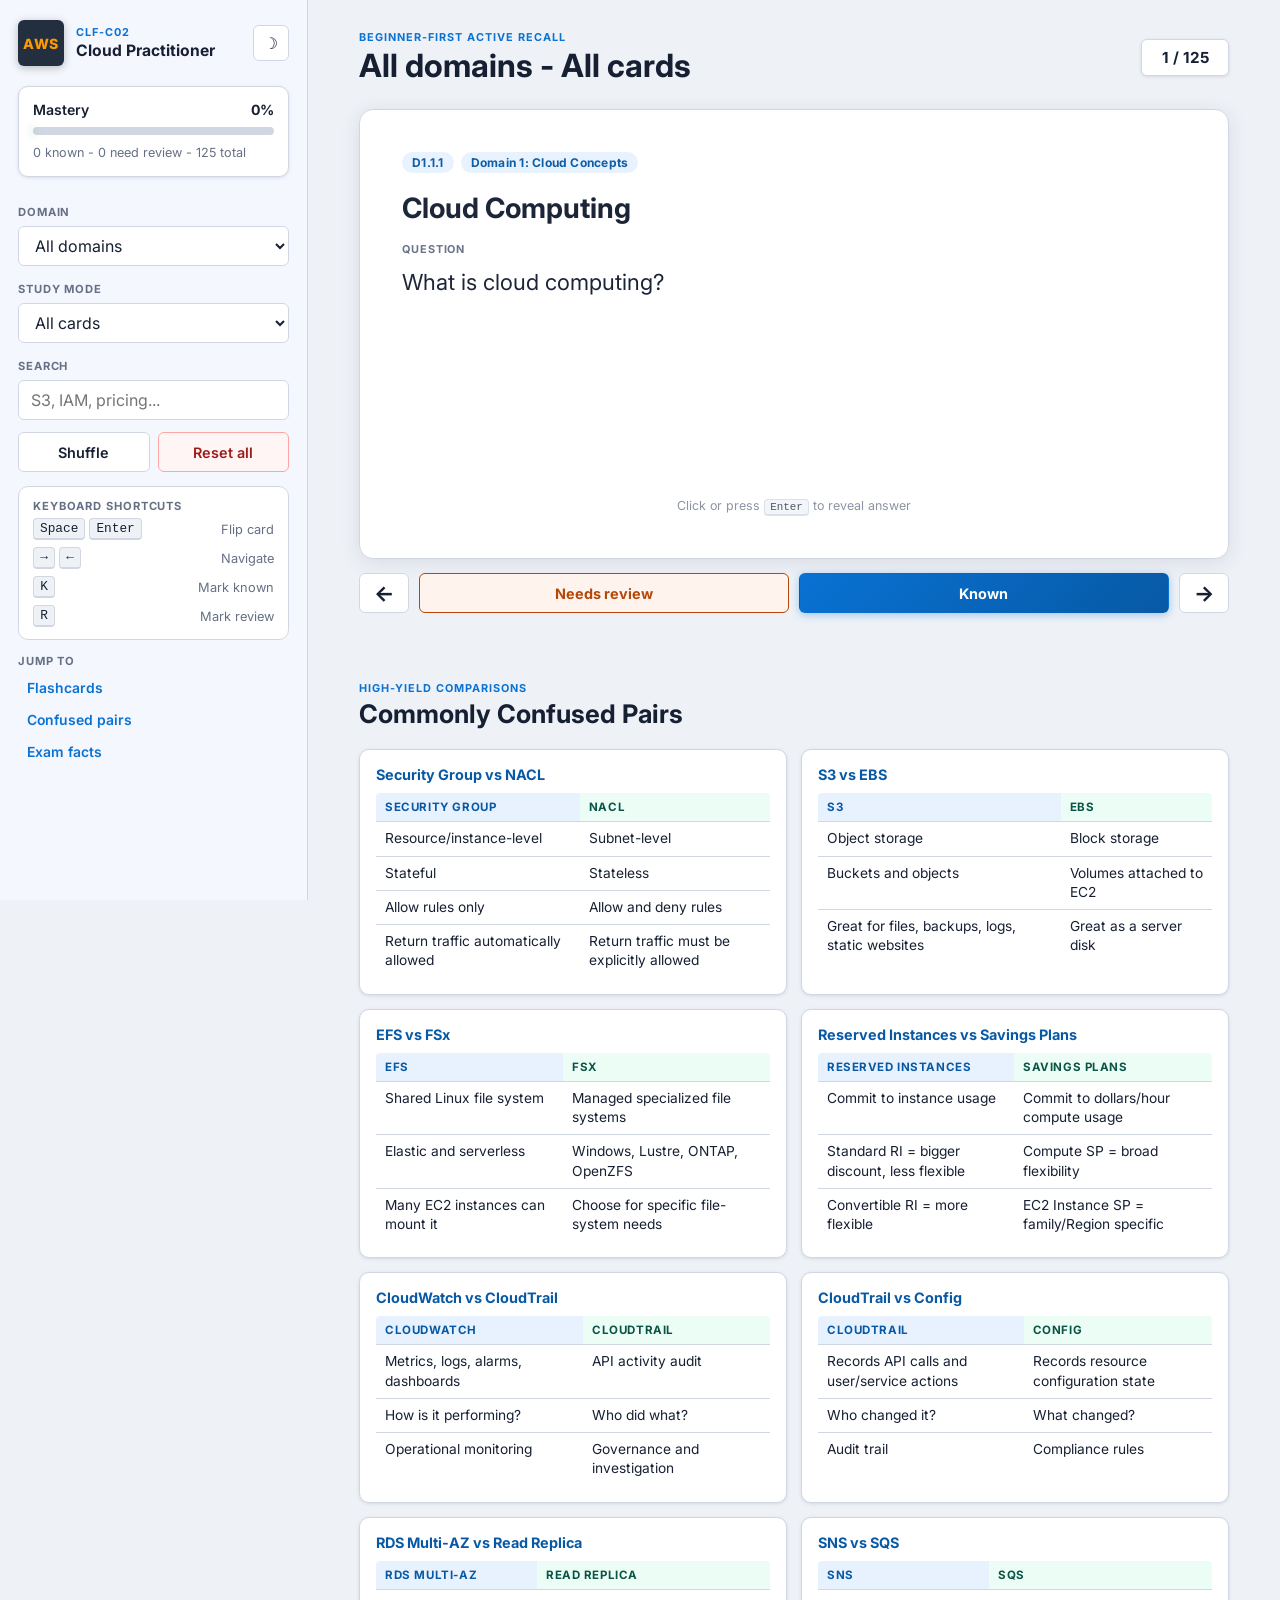
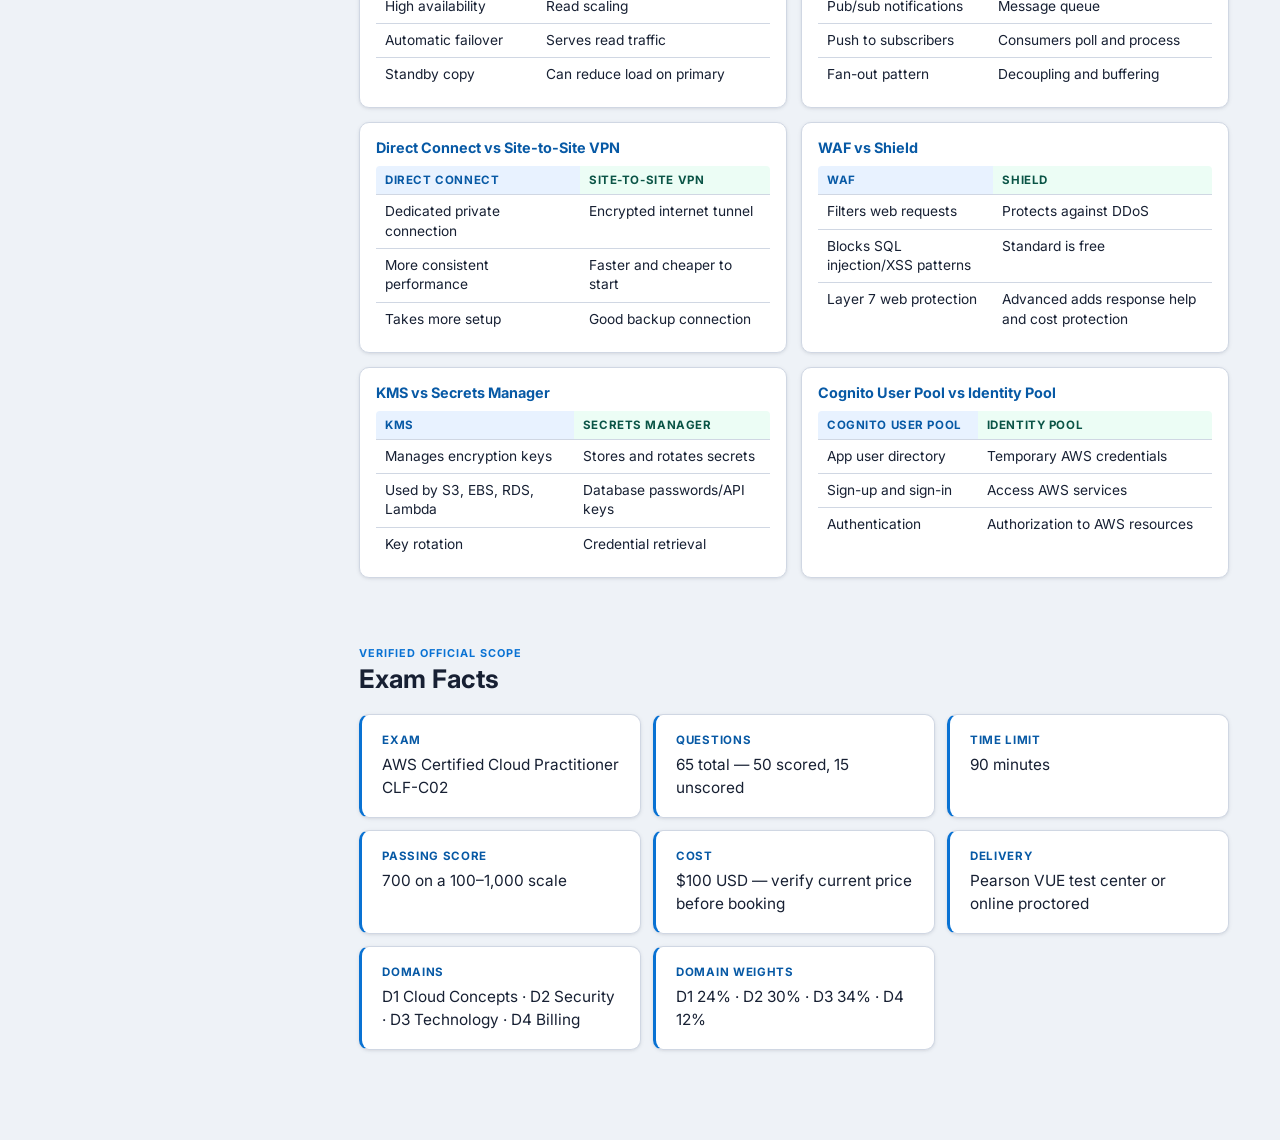
<file: index.html>
<!doctype html>
<html lang="en" data-theme="light">
<head>
  <meta charset="utf-8">
  <meta name="viewport" content="width=device-width, initial-scale=1">
  <title>AWS Cloud Practitioner Flashcards &mdash; CLF-C02</title>
  <meta name="description" content="AWS Certified Cloud Practitioner CLF-C02 flashcard study system with 229 cards across all four exam domains.">
  <meta name="theme-color" content="#0972d3" media="(prefers-color-scheme: light)">
  <meta name="theme-color" content="#0d1117" media="(prefers-color-scheme: dark)">
  <meta name="mobile-web-app-capable" content="yes">
  <meta name="apple-mobile-web-app-capable" content="yes">
  <meta name="apple-mobile-web-app-status-bar-style" content="default">
  <link rel="preconnect" href="https://fonts.googleapis.com">
  <link rel="preconnect" href="https://fonts.gstatic.com" crossorigin>
  <link href="https://fonts.googleapis.com/css2?family=Inter:wght@400;500;600;700;800&display=swap" rel="stylesheet">
  <link rel="stylesheet" href="styles.css">
</head>
<body>

  <button class="sidebar-toggle" id="sidebarToggle" aria-label="Open study controls" aria-expanded="false">&#9776;</button>

  <div class="app-shell">

    <aside class="sidebar" id="sidebar" aria-label="Study controls">
      <div class="sidebar-inner">

        <div class="brand-block">
          <div class="brand-mark">AWS</div>
          <div class="brand-text">
            <p class="eyebrow">CLF-C02</p>
            <h1>Cloud Practitioner</h1>
          </div>
          <button class="theme-toggle" id="themeToggle" aria-label="Toggle dark mode" title="Toggle dark mode">&#9790;</button>
        </div>

        <div class="progress-card">
          <div class="progress-row">
            <span>Mastery</span>
            <strong id="masteryText">0%</strong>
          </div>
          <div class="progress-track" aria-hidden="true">
            <div id="masteryBar" class="progress-fill"></div>
          </div>
          <p id="progressDetail">No cards marked yet.</p>
        </div>

        <label class="field-label" for="domainFilter">Domain</label>
        <select id="domainFilter">
          <option value="all">All domains</option>
        </select>

        <label class="field-label" for="modeFilter">Study mode</label>
        <select id="modeFilter">
          <option value="all">All cards</option>
          <option value="unseen">Unseen</option>
          <option value="review">Needs review</option>
          <option value="known">Known</option>
          <option value="rapid">Rapid revision</option>
        </select>

        <label class="field-label" for="searchBox">Search</label>
        <input id="searchBox" type="search" placeholder="S3, IAM, pricing..." autocomplete="off">

        <div class="button-grid">
          <button id="shuffleBtn" type="button">Shuffle</button>
          <button id="resetBtn" type="button" class="danger-btn">Reset all</button>
        </div>

        <div class="shortcuts-panel">
          <p class="field-label">Keyboard shortcuts</p>
          <div class="shortcut-row">
            <span class="shortcut-keys"><kbd>Space</kbd> <kbd>Enter</kbd></span>
            <span class="shortcut-desc">Flip card</span>
          </div>
          <div class="shortcut-row">
            <span class="shortcut-keys"><kbd>&rarr;</kbd> <kbd>&larr;</kbd></span>
            <span class="shortcut-desc">Navigate</span>
          </div>
          <div class="shortcut-row">
            <span class="shortcut-keys"><kbd>K</kbd></span>
            <span class="shortcut-desc">Mark known</span>
          </div>
          <div class="shortcut-row">
            <span class="shortcut-keys"><kbd>R</kbd></span>
            <span class="shortcut-desc">Mark review</span>
          </div>
        </div>

        <nav class="mini-nav" aria-label="Document sections">
          <p class="field-label">Jump to</p>
          <a href="#cards">Flashcards</a>
          <a href="#confused">Confused pairs</a>
          <a href="#exam">Exam facts</a>
        </nav>

      </div>
    </aside>

    <div class="sidebar-overlay" id="sidebarOverlay"></div>

    <main>

      <section class="topbar">
        <div>
          <p class="eyebrow">Beginner-first active recall</p>
          <h2 id="deckTitle">All flashcards</h2>
        </div>
        <div class="counter" id="cardCounter">0 / 0</div>
      </section>

      <section id="cards" class="study-stage" aria-live="polite">
        <article class="flashcard" id="flashcard" tabindex="0" aria-label="Flashcard. Press Enter to flip.">

          <div class="card-face card-front">
            <div class="card-meta">
              <span id="cardId">D1.1.1</span>
              <span id="cardDomain">Domain</span>
              <span id="cardStatusBadge" class="status-badge hidden"></span>
            </div>
            <h3 id="cardTopic">Topic</h3>
            <p class="question-label">Question</p>
            <p id="cardQuestion" class="question-text"></p>
            <p class="flip-hint">Click or press <kbd>Enter</kbd> to reveal answer</p>
          </div>

          <div class="card-face card-back">
            <div class="card-meta">
              <span id="backCardId">D1.1.1</span>
              <span class="meta-answer-tag">Answer</span>
            </div>
            <h3 id="backTopic">Topic</h3>
            <div id="cardAnswer" class="answer-text"></div>
            <div id="cardExtras" class="extras"></div>
            <p class="flip-hint">Click or press <kbd>Enter</kbd> to return to question</p>
          </div>

        </article>

        <div class="study-actions" aria-label="Card actions">
          <button id="prevBtn" class="icon-button" type="button" aria-label="Previous card">&#8592;</button>
          <button id="reviewBtn" class="secondary" type="button">Needs review</button>
          <button id="knownBtn" class="primary" type="button">Known</button>
          <button id="nextBtn" class="icon-button" type="button" aria-label="Next card">&#8594;</button>
        </div>
      </section>

      <section id="confused" class="content-band">
        <div class="section-heading">
          <p class="eyebrow">High-yield comparisons</p>
          <h2>Commonly Confused Pairs</h2>
        </div>
        <div id="pairGrid" class="pair-grid"></div>
      </section>

      <section id="exam" class="content-band">
        <div class="section-heading">
          <p class="eyebrow">Verified official scope</p>
          <h2>Exam Facts</h2>
        </div>
        <div class="facts-grid">
          <div class="fact-card" style="animation-delay:0.05s">
            <strong>Exam</strong>
            <span>AWS Certified Cloud Practitioner CLF-C02</span>
          </div>
          <div class="fact-card" style="animation-delay:0.10s">
            <strong>Questions</strong>
            <span>65 total &mdash; 50 scored, 15 unscored</span>
          </div>
          <div class="fact-card" style="animation-delay:0.15s">
            <strong>Time limit</strong>
            <span>90 minutes</span>
          </div>
          <div class="fact-card" style="animation-delay:0.20s">
            <strong>Passing score</strong>
            <span>700 on a 100&ndash;1,000 scale</span>
          </div>
          <div class="fact-card" style="animation-delay:0.25s">
            <strong>Cost</strong>
            <span>$100 USD &mdash; verify current price before booking</span>
          </div>
          <div class="fact-card" style="animation-delay:0.30s">
            <strong>Delivery</strong>
            <span>Pearson VUE test center or online proctored</span>
          </div>
          <div class="fact-card" style="animation-delay:0.35s">
            <strong>Domains</strong>
            <span>D1 Cloud Concepts &middot; D2 Security &middot; D3 Technology &middot; D4 Billing</span>
          </div>
          <div class="fact-card" style="animation-delay:0.40s">
            <strong>Domain weights</strong>
            <span>D1 24% &middot; D2 30% &middot; D3 34% &middot; D4 12%</span>
          </div>
        </div>
      </section>

    </main>
  </div>

  <div id="toastContainer" class="toast-container" role="status" aria-live="polite" aria-atomic="true"></div>

  <script src="app.js"></script>
</body>
</html>
</file>
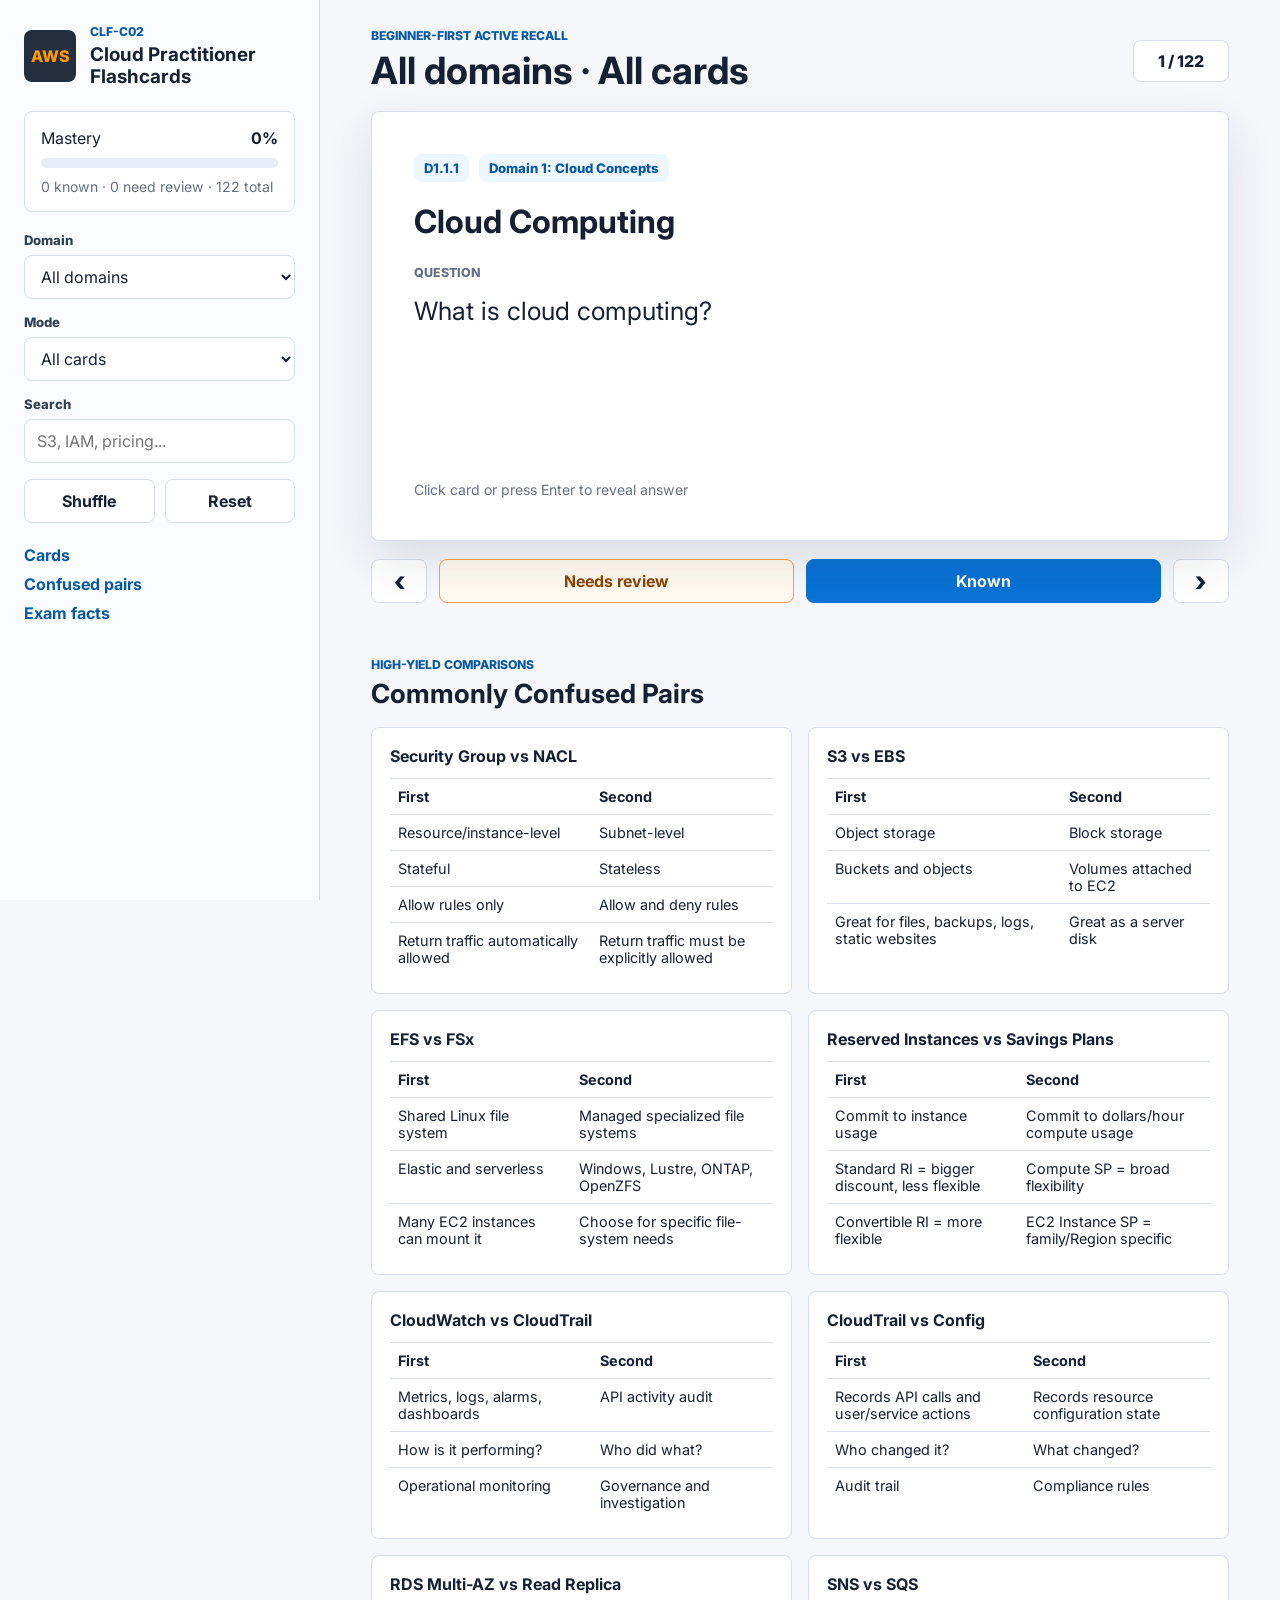
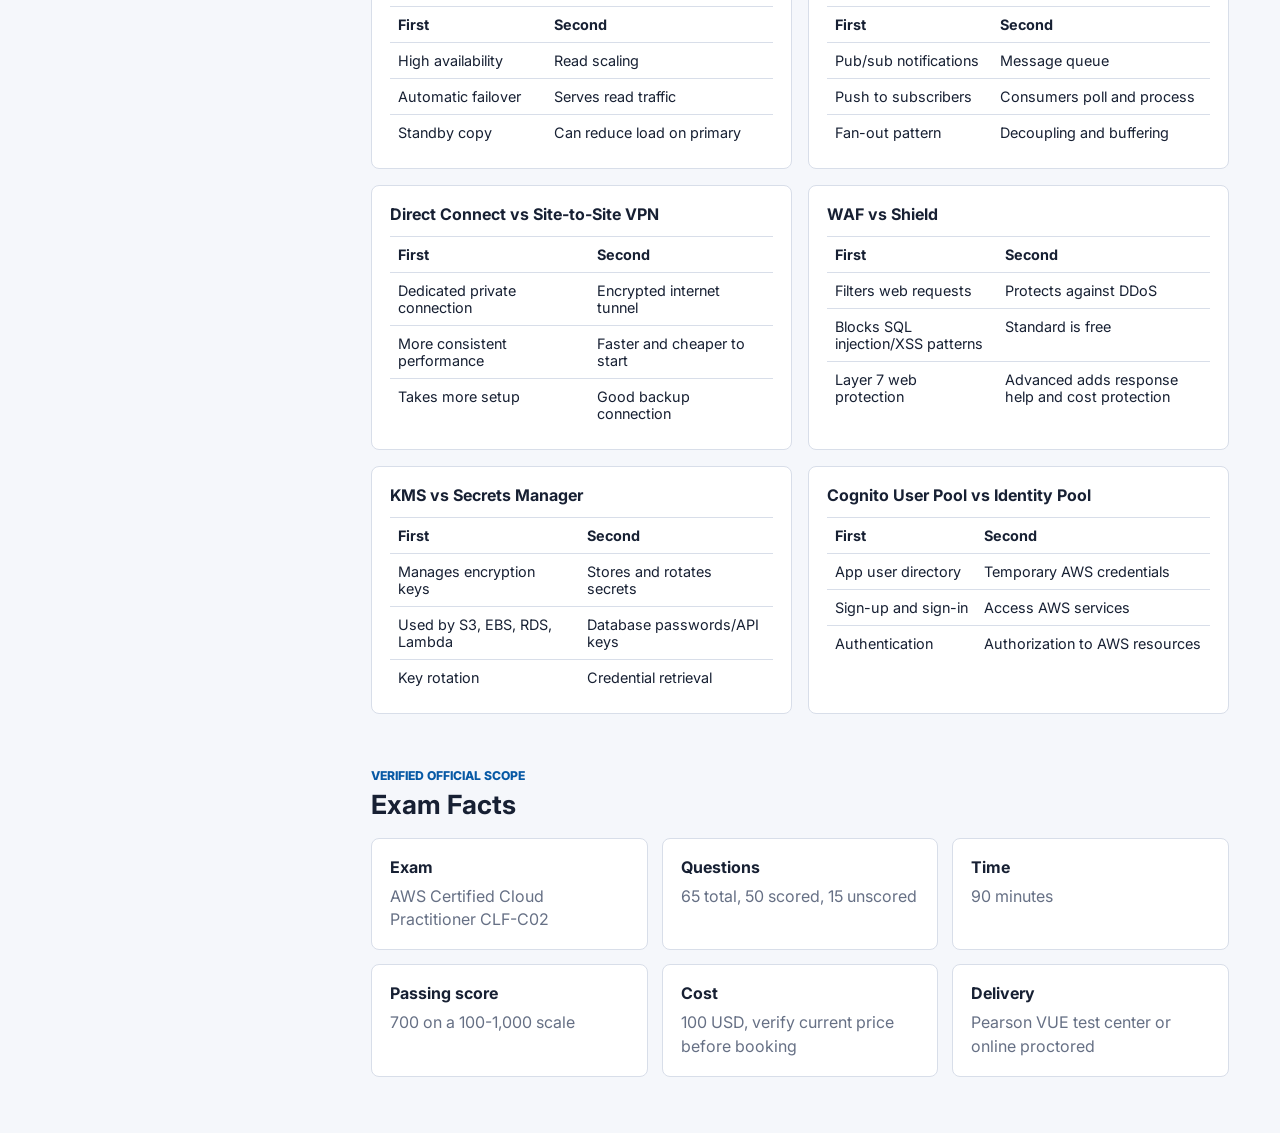
<file: aws-cloud-practitioner-flashcards-site/index.html>
<!doctype html>
<html lang="en">
<head>
  <meta charset="utf-8">
  <meta name="viewport" content="width=device-width, initial-scale=1">
  <title>AWS Cloud Practitioner Flashcards</title>
  <meta name="description" content="AWS Certified Cloud Practitioner CLF-C02 flashcard study system.">
  <link rel="preconnect" href="https://fonts.googleapis.com">
  <link rel="preconnect" href="https://fonts.gstatic.com" crossorigin>
  <link href="https://fonts.googleapis.com/css2?family=Inter:wght@400;500;600;700;800&display=swap" rel="stylesheet">
  <link rel="stylesheet" href="styles.css">
</head>
<body>
  <div class="app-shell">
    <aside class="sidebar" aria-label="Study controls">
      <div class="brand-block">
        <div class="brand-mark">AWS</div>
        <div>
          <p class="eyebrow">CLF-C02</p>
          <h1>Cloud Practitioner Flashcards</h1>
        </div>
      </div>

      <div class="progress-card">
        <div class="progress-row">
          <span>Mastery</span>
          <strong id="masteryText">0%</strong>
        </div>
        <div class="progress-track" aria-hidden="true">
          <div id="masteryBar" class="progress-fill"></div>
        </div>
        <p id="progressDetail">No cards marked yet.</p>
      </div>

      <label class="field-label" for="domainFilter">Domain</label>
      <select id="domainFilter">
        <option value="all">All domains</option>
      </select>

      <label class="field-label" for="modeFilter">Mode</label>
      <select id="modeFilter">
        <option value="all">All cards</option>
        <option value="unseen">Unseen</option>
        <option value="review">Needs review</option>
        <option value="known">Known</option>
        <option value="rapid">Rapid revision</option>
      </select>

      <label class="field-label" for="searchBox">Search</label>
      <input id="searchBox" type="search" placeholder="S3, IAM, pricing..." autocomplete="off">

      <div class="button-grid">
        <button id="shuffleBtn" type="button">Shuffle</button>
        <button id="resetBtn" type="button">Reset</button>
      </div>

      <nav class="mini-nav" aria-label="Document sections">
        <a href="#cards">Cards</a>
        <a href="#confused">Confused pairs</a>
        <a href="#exam">Exam facts</a>
      </nav>
    </aside>

    <main>
      <section class="topbar">
        <div>
          <p class="eyebrow">Beginner-first active recall</p>
          <h2 id="deckTitle">All flashcards</h2>
        </div>
        <div class="counter" id="cardCounter">0 / 0</div>
      </section>

      <section id="cards" class="study-stage" aria-live="polite">
        <article class="flashcard" id="flashcard" tabindex="0" aria-label="Flashcard. Press Enter to flip.">
          <div class="card-face card-front">
            <div class="card-meta">
              <span id="cardId">D1.1.1</span>
              <span id="cardDomain">Domain</span>
            </div>
            <h3 id="cardTopic">Topic</h3>
            <p class="question-label">Question</p>
            <p id="cardQuestion" class="question-text"></p>
            <p class="flip-hint">Click card or press Enter to reveal answer</p>
          </div>
          <div class="card-face card-back">
            <div class="card-meta">
              <span id="backCardId">D1.1.1</span>
              <span>Answer</span>
            </div>
            <h3 id="backTopic">Topic</h3>
            <div id="cardAnswer" class="answer-text"></div>
            <div id="cardExtras" class="extras"></div>
            <p class="flip-hint">Click card or press Enter to return to question</p>
          </div>
        </article>

        <div class="study-actions" aria-label="Card actions">
          <button id="prevBtn" class="icon-button" type="button" aria-label="Previous card">‹</button>
          <button id="reviewBtn" class="secondary" type="button">Needs review</button>
          <button id="knownBtn" class="primary" type="button">Known</button>
          <button id="nextBtn" class="icon-button" type="button" aria-label="Next card">›</button>
        </div>
      </section>

      <section id="confused" class="content-band">
        <div class="section-heading">
          <p class="eyebrow">High-yield comparisons</p>
          <h2>Commonly Confused Pairs</h2>
        </div>
        <div id="pairGrid" class="pair-grid"></div>
      </section>

      <section id="exam" class="content-band">
        <div class="section-heading">
          <p class="eyebrow">Verified official scope</p>
          <h2>Exam Facts</h2>
        </div>
        <div class="facts-grid">
          <div><strong>Exam</strong><span>AWS Certified Cloud Practitioner CLF-C02</span></div>
          <div><strong>Questions</strong><span>65 total, 50 scored, 15 unscored</span></div>
          <div><strong>Time</strong><span>90 minutes</span></div>
          <div><strong>Passing score</strong><span>700 on a 100-1,000 scale</span></div>
          <div><strong>Cost</strong><span>100 USD, verify current price before booking</span></div>
          <div><strong>Delivery</strong><span>Pearson VUE test center or online proctored</span></div>
        </div>
      </section>
    </main>
  </div>

  <script src="app.js"></script>
</body>
</html>
</file>
<file: styles.css>
/* ══════════════════════════════════════════════════════════════
   AWS CLF-C02 Flashcards – Design System
   ══════════════════════════════════════════════════════════════ */

/* ── Design tokens ──────────────────────────────────────────── */
:root {
  color-scheme: light;
  --bg:           #eef2f7;
  --panel:        #ffffff;
  --sidebar-bg:   #f5f7ff;
  --text:         #172033;
  --muted:        #667085;
  --line:         #d0d7e3;
  --accent:       #0972d3;
  --accent-dark:  #0759a5;
  --accent-light: #e8f2ff;
  --good:         #147d64;
  --good-dark:    #0a5446;
  --good-light:   #ecfdf5;
  --warn:         #b54708;
  --warn-light:   #fff4ed;
  --danger-text:  #9b1c1c;
  --danger-bg:    #fff5f5;
  --danger-line:  #fca5a5;
  --aws-dark:     #232f3e;
  --aws-orange:   #ff9900;
  --shadow-xs:    0 1px 2px rgba(30,41,59,.06);
  --shadow-sm:    0 1px 4px rgba(30,41,59,.08), 0 1px 3px rgba(30,41,59,.05);
  --shadow:       0 4px 20px rgba(30,41,59,.10);
  --shadow-md:    0 8px 30px rgba(30,41,59,.13);
  --shadow-lg:    0 20px 60px rgba(30,41,59,.16);
  --radius-sm:    6px;
  --radius:       10px;
  --radius-lg:    14px;
  --sidebar-w:    308px;
  --ease-out:     cubic-bezier(0.4, 0, 0.2, 1);
  --ease-spring:  cubic-bezier(0.34, 1.56, 0.64, 1);
}

[data-theme="dark"] {
  color-scheme: dark;
  --bg:           #0d1117;
  --panel:        #161b22;
  --sidebar-bg:   #0d1117;
  --text:         #e6edf3;
  --muted:        #8b949e;
  --line:         #30363d;
  --accent:       #58a6ff;
  --accent-dark:  #388bfd;
  --accent-light: #132030;
  --good:         #3fb950;
  --good-dark:    #3fb950;
  --good-light:   #0d2818;
  --warn:         #e3b341;
  --warn-light:   #2b1e00;
  --danger-text:  #f87171;
  --danger-bg:    #1f0f0f;
  --danger-line:  #7f1d1d;
  --shadow-xs:    0 1px 2px rgba(0,0,0,.25);
  --shadow-sm:    0 1px 4px rgba(0,0,0,.30);
  --shadow:       0 4px 20px rgba(0,0,0,.40);
  --shadow-md:    0 8px 30px rgba(0,0,0,.50);
  --shadow-lg:    0 20px 60px rgba(0,0,0,.55);
}

/* ── Reset ──────────────────────────────────────────────────── */
*, *::before, *::after { box-sizing: border-box; }
html { scroll-behavior: smooth; }

body {
  margin: 0;
  background: var(--bg);
  color: var(--text);
  font-family: Inter, system-ui, -apple-system, "Segoe UI", sans-serif;
  transition: background 0.25s, color 0.25s;
  -webkit-font-smoothing: antialiased;
}

h1, h2, h3, p { margin-top: 0; }
button, input, select { font: inherit; }

/* ══════════════════════════════════════════════════════════════
   KEYFRAME ANIMATIONS
   ══════════════════════════════════════════════════════════════ */

@keyframes fadeUp {
  from { opacity: 0; transform: translateY(12px); }
  to   { opacity: 1; transform: translateY(0); }
}

@keyframes fadeIn {
  from { opacity: 0; }
  to   { opacity: 1; }
}

@keyframes popIn {
  0%   { opacity: 0; transform: scale(0.88); }
  60%  { transform: scale(1.05); }
  100% { opacity: 1; transform: scale(1); }
}

@keyframes slideInLeft {
  from { opacity: 0; transform: translateX(28px); }
  to   { opacity: 1; transform: translateX(0); }
}

@keyframes slideInRight {
  from { opacity: 0; transform: translateX(-28px); }
  to   { opacity: 1; transform: translateX(0); }
}

@keyframes pulseBg {
  0%, 100% { opacity: 1; }
  50%       { opacity: 0.6; }
}

@keyframes progressGlow {
  from { box-shadow: 0 0 0 0 rgba(20,125,100,.4); }
  to   { box-shadow: 0 0 0 6px rgba(20,125,100,0); }
}

/* ══════════════════════════════════════════════════════════════
   LAYOUT
   ══════════════════════════════════════════════════════════════ */

/* ── Sidebar hamburger (mobile only) ───────────────────────── */
.sidebar-toggle {
  display: none;
  position: fixed;
  top: 14px;
  left: 14px;
  z-index: 200;
  width: 42px;
  height: 42px;
  border: 1px solid var(--line);
  border-radius: var(--radius);
  background: var(--panel);
  color: var(--text);
  font-size: 1.25rem;
  cursor: pointer;
  align-items: center;
  justify-content: center;
  box-shadow: var(--shadow);
  padding: 0;
  transition: background 0.15s, border-color 0.15s, transform 0.1s;
}

.sidebar-toggle:hover  { border-color: var(--accent); background: var(--accent-light); }
.sidebar-toggle:active { transform: scale(0.93); }

/* ── App shell ──────────────────────────────────────────────── */
.app-shell {
  display: grid;
  grid-template-columns: var(--sidebar-w) minmax(0, 1fr);
  min-height: 100vh;
}

/* ── Sidebar ────────────────────────────────────────────────── */
.sidebar {
  position: sticky;
  top: 0;
  height: 100vh;
  border-right: 1px solid var(--line);
  background: var(--sidebar-bg);
  overflow-y: auto;
  overflow-x: hidden;
  z-index: 100;
  transition: transform 0.26s var(--ease-out), box-shadow 0.26s;
  scrollbar-width: thin;
  scrollbar-color: var(--line) transparent;
}

.sidebar::-webkit-scrollbar { width: 4px; }
.sidebar::-webkit-scrollbar-thumb { background: var(--line); border-radius: 99px; }

.sidebar-inner {
  padding: 20px 18px 36px;
  display: flex;
  flex-direction: column;
  gap: 2px;
  animation: fadeUp 0.4s var(--ease-out) both;
}

.sidebar-overlay {
  display: none;
  position: fixed;
  inset: 0;
  background: rgba(0,0,0,.5);
  z-index: 90;
  backdrop-filter: blur(3px);
  transition: opacity 0.25s;
}

/* ══════════════════════════════════════════════════════════════
   SIDEBAR COMPONENTS
   ══════════════════════════════════════════════════════════════ */

/* ── Brand block ────────────────────────────────────────────── */
.brand-block {
  display: grid;
  grid-template-columns: 46px 1fr 36px;
  gap: 12px;
  align-items: center;
  margin-bottom: 18px;
}

.brand-mark {
  display: grid;
  place-items: center;
  width: 46px;
  height: 46px;
  border-radius: var(--radius-sm);
  background: var(--aws-dark);
  color: var(--aws-orange);
  font-weight: 800;
  font-size: 0.88rem;
  letter-spacing: 0.5px;
  flex-shrink: 0;
  box-shadow: 0 2px 8px rgba(0,0,0,.25);
}

.brand-text h1 {
  margin-bottom: 0;
  font-size: 0.98rem;
  line-height: 1.2;
}

.eyebrow {
  margin: 0 0 3px;
  color: var(--accent);
  font-size: 0.68rem;
  font-weight: 700;
  text-transform: uppercase;
  letter-spacing: 0.09em;
}

/* ── Theme toggle ───────────────────────────────────────────── */
.theme-toggle {
  display: grid;
  place-items: center;
  width: 36px;
  height: 36px;
  border: 1px solid var(--line);
  border-radius: var(--radius-sm);
  background: var(--panel);
  color: var(--text);
  cursor: pointer;
  font-size: 1rem;
  padding: 0;
  min-height: unset;
  transition: background 0.15s, border-color 0.15s, transform 0.1s;
  flex-shrink: 0;
}

.theme-toggle:hover  { border-color: var(--accent); background: var(--accent-light); }
.theme-toggle:active { transform: scale(0.9) rotate(20deg); }

/* ── Progress card ──────────────────────────────────────────── */
.progress-card {
  padding: 14px;
  margin-bottom: 12px;
  border: 1px solid var(--line);
  border-radius: var(--radius);
  background: var(--panel);
  box-shadow: var(--shadow-sm);
}

.progress-row {
  display: flex;
  justify-content: space-between;
  align-items: center;
  gap: 8px;
  margin-bottom: 9px;
  font-size: 0.88rem;
  font-weight: 600;
}

.progress-track {
  height: 8px;
  border-radius: 999px;
  background: var(--line);
  overflow: visible;
  position: relative;
}

.progress-fill {
  width: 0;
  height: 100%;
  background: linear-gradient(90deg, var(--good), #22c55e);
  border-radius: 999px;
  transition: width 0.7s var(--ease-out);
  position: relative;
}

.progress-fill::after {
  content: "";
  position: absolute;
  inset: -1px;
  border-radius: 999px;
  background: inherit;
  filter: blur(4px);
  opacity: 0.4;
}

.progress-card p {
  margin: 9px 0 0;
  color: var(--muted);
  font-size: 0.79rem;
  line-height: 1.45;
}

/* ── Form controls ──────────────────────────────────────────── */
.field-label {
  display: block;
  margin: 14px 0 5px;
  color: var(--muted);
  font-size: 0.7rem;
  font-weight: 700;
  text-transform: uppercase;
  letter-spacing: 0.08em;
}

select,
input[type="search"] {
  width: 100%;
  min-height: 40px;
  border: 1px solid var(--line);
  border-radius: var(--radius-sm);
  padding: 0 12px;
  background: var(--panel);
  color: var(--text);
  transition: border-color 0.15s, box-shadow 0.15s;
  appearance: auto;
}

select:focus,
input[type="search"]:focus {
  outline: none;
  border-color: var(--accent);
  box-shadow: 0 0 0 3px rgba(9,114,211,.15);
}

[data-theme="dark"] select:focus,
[data-theme="dark"] input[type="search"]:focus {
  box-shadow: 0 0 0 3px rgba(88,166,255,.15);
}

/* ── Buttons (base) ─────────────────────────────────────────── */
button {
  min-height: 40px;
  border: 1px solid var(--line);
  background: var(--panel);
  color: var(--text);
  border-radius: var(--radius-sm);
  cursor: pointer;
  font-weight: 600;
  font-size: 0.9rem;
  transition: background 0.15s, border-color 0.15s, color 0.15s,
              transform 0.08s, box-shadow 0.15s;
  position: relative;
  overflow: hidden;
}

button:hover {
  border-color: var(--accent);
  background: var(--accent-light);
  color: var(--accent-dark);
}

button:active { transform: scale(0.96); }

button:focus-visible {
  outline: 2px solid var(--accent);
  outline-offset: 2px;
}

/* Button grid in sidebar */
.button-grid {
  display: grid;
  grid-template-columns: 1fr 1fr;
  gap: 8px;
  margin-top: 10px;
}

.danger-btn {
  border-color: var(--danger-line);
  color: var(--danger-text);
  background: var(--danger-bg);
}

.danger-btn:hover {
  filter: brightness(0.93);
  color: var(--danger-text);
  border-color: var(--danger-text);
}

/* ── Keyboard shortcuts panel ───────────────────────────────── */
.shortcuts-panel {
  margin-top: 12px;
  padding: 12px 14px;
  border: 1px solid var(--line);
  border-radius: var(--radius);
  background: var(--panel);
}

.shortcuts-panel .field-label { margin-top: 0; }

.shortcut-row {
  display: flex;
  align-items: center;
  justify-content: space-between;
  gap: 8px;
  margin-bottom: 7px;
  font-size: 0.8rem;
}

.shortcut-row:last-child { margin-bottom: 0; }
.shortcut-keys { display: flex; gap: 4px; align-items: center; }
.shortcut-desc { color: var(--muted); }

kbd {
  display: inline-flex;
  align-items: center;
  justify-content: center;
  padding: 2px 6px;
  border: 1px solid var(--line);
  border-bottom-width: 2px;
  border-radius: 4px;
  background: var(--bg);
  color: var(--text);
  font: 600 0.72rem / 1.5 inherit;
  min-width: 22px;
}

/* ── Mini nav ───────────────────────────────────────────────── */
.mini-nav { margin-top: 12px; }
.mini-nav .field-label { margin-top: 0; }

.mini-nav a {
  display: block;
  padding: 7px 9px;
  border-radius: var(--radius-sm);
  color: var(--accent);
  text-decoration: none;
  font-weight: 600;
  font-size: 0.87rem;
  transition: background 0.15s, padding-left 0.15s;
  margin-bottom: 2px;
}

.mini-nav a:hover {
  background: var(--accent-light);
  padding-left: 13px;
}

/* ══════════════════════════════════════════════════════════════
   MAIN CONTENT
   ══════════════════════════════════════════════════════════════ */

main {
  padding: 30px clamp(16px, 4vw, 54px) 90px;
  animation: fadeUp 0.35s var(--ease-out) 0.05s both;
}

/* ── Topbar ─────────────────────────────────────────────────── */
.topbar {
  display: flex;
  align-items: center;
  justify-content: space-between;
  gap: 16px;
  margin-bottom: 24px;
  flex-wrap: wrap;
}

.topbar h2 {
  margin: 0;
  font-size: clamp(1.4rem, 3vw, 2rem);
  line-height: 1.2;
}

.counter {
  flex-shrink: 0;
  min-width: 88px;
  padding: 8px 14px;
  border: 1px solid var(--line);
  border-radius: var(--radius-sm);
  background: var(--panel);
  text-align: center;
  font-weight: 700;
  font-size: 0.95rem;
  box-shadow: var(--shadow-sm);
  transition: transform 0.15s;
}

.counter.pop {
  animation: popIn 0.22s var(--ease-spring) both;
}

/* ══════════════════════════════════════════════════════════════
   FLASHCARD
   ══════════════════════════════════════════════════════════════ */

.study-stage {
  display: grid;
  gap: 14px;
  max-width: 900px;
}

.flashcard {
  position: relative;
  min-height: 450px;
  perspective: 1600px;
  outline: none;
  cursor: pointer;
  will-change: opacity;
}

/* Card navigation animation — opacity only (safe with 3D children) */
.flashcard.nav-next {
  animation: slideInLeft 0.2s var(--ease-out) both;
}
.flashcard.nav-prev {
  animation: slideInRight 0.2s var(--ease-out) both;
}
.flashcard.nav-shuffle {
  animation: fadeIn 0.2s ease both;
}

/* Both faces */
.card-face {
  position: absolute;
  inset: 0;
  display: flex;
  flex-direction: column;
  padding: clamp(22px, 4vw, 42px);
  border: 1px solid var(--line);
  border-radius: var(--radius-lg);
  background: var(--panel);
  box-shadow: var(--shadow);
  backface-visibility: hidden;
  -webkit-backface-visibility: hidden;
  transition: transform 300ms var(--ease-out), box-shadow 0.2s;
}

.card-face:hover { box-shadow: var(--shadow-md); }

.card-back { transform: rotateY(180deg); }

.flashcard.is-flipped .card-front { transform: rotateY(-180deg); }
.flashcard.is-flipped .card-back  { transform: rotateY(0deg); }

.flashcard:focus-visible .card-front {
  outline: 2px solid var(--accent);
  outline-offset: 3px;
}

/* Flip "shine" effect */
.card-front::before,
.card-back::before {
  content: "";
  position: absolute;
  inset: 0;
  border-radius: inherit;
  background: linear-gradient(135deg, rgba(255,255,255,.04) 0%, transparent 60%);
  pointer-events: none;
}

/* ── Card meta badges ───────────────────────────────────────── */
.card-meta {
  display: flex;
  flex-wrap: wrap;
  gap: 7px;
  margin-bottom: 18px;
  align-items: center;
}

.card-meta > span {
  padding: 3px 10px;
  border-radius: 20px;
  background: var(--accent-light);
  color: var(--accent-dark);
  font-size: 0.75rem;
  font-weight: 700;
  letter-spacing: 0.02em;
}

.meta-answer-tag {
  background: var(--good-light) !important;
  color: var(--good) !important;
}

/* ── Status badge ───────────────────────────────────────────── */
.status-badge {
  padding: 3px 10px;
  border-radius: 20px;
  font-size: 0.72rem;
  font-weight: 700;
  letter-spacing: 0.02em;
}

.status-badge:not(.hidden) {
  animation: popIn 0.22s var(--ease-spring) both;
}

.status-badge.known {
  background: var(--good-light);
  color: var(--good-dark);
}

.status-badge.review {
  background: var(--warn-light);
  color: var(--warn);
}

.status-badge.hidden { display: none; }

/* ── Card typography ────────────────────────────────────────── */
.flashcard h3 {
  margin-bottom: 16px;
  font-size: clamp(1.2rem, 2.4vw, 1.75rem);
  line-height: 1.25;
  font-weight: 700;
}

.question-label {
  margin-bottom: 8px;
  color: var(--muted);
  font-weight: 700;
  text-transform: uppercase;
  font-size: 0.68rem;
  letter-spacing: 0.08em;
}

.question-text,
.answer-text {
  font-size: clamp(1.05rem, 2.1vw, 1.38rem);
  line-height: 1.65;
}

.answer-text strong { color: var(--good-dark); }

/* ── Extras ─────────────────────────────────────────────────── */
.extras {
  display: grid;
  gap: 8px;
  margin-top: 14px;
}

.extra {
  padding: 10px 14px;
  border-left: 3px solid var(--accent);
  background: var(--accent-light);
  border-radius: 0 var(--radius-sm) var(--radius-sm) 0;
  line-height: 1.5;
  font-size: 0.92rem;
}

.extra.trap {
  border-left-color: var(--warn);
  background: var(--warn-light);
}

.extra strong {
  display: block;
  font-size: 0.68rem;
  text-transform: uppercase;
  letter-spacing: 0.07em;
  margin-bottom: 3px;
  opacity: 0.6;
  font-weight: 700;
}

/* ── Flip hint ──────────────────────────────────────────────── */
.flip-hint {
  margin-top: auto;
  margin-bottom: 0;
  color: var(--muted);
  font-size: 0.78rem;
  text-align: center;
  opacity: 0.75;
  padding-top: 12px;
}

.flip-hint kbd {
  font-size: 0.68rem;
  padding: 1px 5px;
}

/* ── Study actions ──────────────────────────────────────────── */
.study-actions {
  display: grid;
  grid-template-columns: 50px 1fr 1fr 50px;
  gap: 10px;
  max-width: 900px;
}

/* Primary (Known) button */
.primary {
  background: linear-gradient(135deg, var(--accent), var(--accent-dark));
  color: #fff;
  border-color: transparent;
  font-weight: 700;
  box-shadow: 0 2px 8px rgba(9,114,211,.35);
}

.primary:hover {
  background: linear-gradient(135deg, var(--accent-dark), #054a8a);
  color: #fff;
  border-color: transparent;
  box-shadow: 0 4px 14px rgba(9,114,211,.45);
  transform: translateY(-1px);
}

.primary:active { transform: translateY(0) scale(0.97); }

/* Secondary (Needs review) button */
.secondary {
  border-color: var(--warn);
  color: var(--warn);
  background: var(--warn-light);
  font-weight: 700;
}

.secondary:hover {
  border-color: var(--warn);
  background: var(--warn-light);
  color: var(--warn);
  filter: brightness(0.93);
  transform: translateY(-1px);
}

.secondary:active { transform: translateY(0) scale(0.97); }

/* Nav arrows */
.icon-button {
  font-size: 1.35rem;
  font-weight: 700;
  padding: 0;
  min-width: 50px;
}

.icon-button:hover { transform: scale(1.06); }

/* ══════════════════════════════════════════════════════════════
   CONTENT SECTIONS
   ══════════════════════════════════════════════════════════════ */

.content-band {
  margin-top: 68px;
  max-width: 1200px;
}

.section-heading { margin-bottom: 20px; }

.section-heading h2 {
  margin: 0;
  font-size: clamp(1.3rem, 2.4vw, 1.6rem);
}

/* ── Commonly confused pairs ────────────────────────────────── */
.pair-grid {
  display: grid;
  grid-template-columns: repeat(auto-fill, minmax(300px, 1fr));
  gap: 14px;
}

.pair-card {
  border: 1px solid var(--line);
  border-radius: var(--radius);
  background: var(--panel);
  padding: 16px;
  box-shadow: var(--shadow-sm);
  transition: box-shadow 0.2s, transform 0.2s;
  animation: fadeUp 0.32s var(--ease-out) both;
}

.pair-card:hover {
  box-shadow: var(--shadow-md);
  transform: translateY(-2px);
}

.pair-card h3 {
  font-size: 0.9rem;
  margin-bottom: 10px;
  color: var(--accent-dark);
  font-weight: 700;
}

.pair-card table {
  width: 100%;
  border-collapse: collapse;
  font-size: 0.86rem;
}

.pair-card th {
  padding: 7px 9px;
  text-align: left;
  font-weight: 700;
  font-size: 0.72rem;
  text-transform: uppercase;
  letter-spacing: 0.05em;
}

.pair-card th:first-child {
  background: var(--accent-light);
  color: var(--accent-dark);
  border-radius: 4px 0 0 0;
}

.pair-card th:last-child {
  background: var(--good-light);
  color: var(--good-dark);
  border-radius: 0 4px 0 0;
}

.pair-card td {
  padding: 7px 9px;
  border-top: 1px solid var(--line);
  vertical-align: top;
  line-height: 1.4;
}

/* ── Exam facts ─────────────────────────────────────────────── */
.facts-grid {
  display: grid;
  grid-template-columns: repeat(auto-fill, minmax(230px, 1fr));
  gap: 12px;
}

.fact-card {
  border: 1px solid var(--line);
  border-radius: var(--radius);
  background: var(--panel);
  padding: 18px 20px;
  box-shadow: var(--shadow-sm);
  transition: box-shadow 0.2s, transform 0.2s;
  animation: fadeUp 0.3s var(--ease-out) both;
  border-left: 3px solid var(--accent);
}

.fact-card:hover {
  box-shadow: var(--shadow-md);
  transform: translateY(-2px);
}

.facts-grid strong {
  display: block;
  margin-bottom: 6px;
  font-size: 0.72rem;
  color: var(--accent-dark);
  font-weight: 700;
  text-transform: uppercase;
  letter-spacing: 0.06em;
}

.facts-grid span {
  display: block;
  color: var(--text);
  line-height: 1.5;
  font-size: 0.96rem;
}

/* ── Empty state ────────────────────────────────────────────── */
.empty-state {
  padding: 52px 32px;
  border: 1px solid var(--line);
  border-radius: var(--radius);
  background: var(--panel);
  color: var(--muted);
  text-align: center;
  font-size: 1rem;
  line-height: 1.6;
  animation: fadeIn 0.2s ease both;
}

/* ── Toast notifications ────────────────────────────────────── */
.toast-container {
  position: fixed;
  bottom: 24px;
  right: 24px;
  z-index: 300;
  display: flex;
  flex-direction: column-reverse;
  gap: 8px;
  pointer-events: none;
}

.toast {
  padding: 11px 18px;
  border-radius: var(--radius-sm);
  background: var(--panel);
  color: var(--text);
  border: 1px solid var(--line);
  box-shadow: var(--shadow-md);
  font-size: 0.88rem;
  font-weight: 600;
  opacity: 0;
  transform: translateY(12px) scale(0.95);
  transition: opacity 0.2s var(--ease-out), transform 0.2s var(--ease-spring);
  pointer-events: auto;
  white-space: nowrap;
}

.toast.show {
  opacity: 1;
  transform: translateY(0) scale(1);
}

.toast.known {
  border-color: var(--good);
  background: var(--good-light);
  color: var(--good-dark);
}

.toast.review {
  border-color: var(--warn);
  background: var(--warn-light);
  color: var(--warn);
}

/* ══════════════════════════════════════════════════════════════
   RESPONSIVE — TABLET  ≤ 1024px
   ══════════════════════════════════════════════════════════════ */
@media (max-width: 1024px) {
  :root { --sidebar-w: 280px; }

  .pair-grid {
    grid-template-columns: repeat(auto-fill, minmax(260px, 1fr));
  }
}

/* ══════════════════════════════════════════════════════════════
   RESPONSIVE — MOBILE  ≤ 860px
   ══════════════════════════════════════════════════════════════ */
@media (max-width: 860px) {
  .sidebar-toggle { display: flex; }

  .app-shell { grid-template-columns: 1fr; }

  /* Sidebar becomes fixed overlay */
  .sidebar {
    position: fixed;
    top: 0;
    left: 0;
    height: 100%;
    width: 290px;
    max-width: 88vw;
    transform: translateX(-110%);
    box-shadow: var(--shadow-lg);
    border-right: 1px solid var(--line);
  }

  .sidebar.open { transform: translateX(0); }
  .sidebar-overlay.active { display: block; }

  main {
    padding-top: 72px;
    animation: none;
  }

  .topbar {
    align-items: flex-start;
    gap: 10px;
  }

  .topbar h2 {
    font-size: clamp(1.3rem, 5vw, 1.75rem);
  }

  .flashcard { min-height: 480px; }

  .study-actions {
    grid-template-columns: 46px 1fr 1fr 46px;
    gap: 8px;
  }

  /* Pair/facts grid: 2 cols on tablet */
  .pair-grid {
    grid-template-columns: repeat(auto-fill, minmax(240px, 1fr));
  }

  .facts-grid {
    grid-template-columns: repeat(auto-fill, minmax(200px, 1fr));
  }
}

/* ══════════════════════════════════════════════════════════════
   RESPONSIVE — SMALL MOBILE  ≤ 600px
   ══════════════════════════════════════════════════════════════ */
@media (max-width: 600px) {
  main { padding-inline: 14px; }

  .topbar { flex-direction: column; }

  .counter { align-self: flex-start; }

  .flashcard { min-height: 420px; }

  /* Question/answer text smaller */
  .question-text,
  .answer-text { font-size: 1.05rem; }

  /* Study actions: 2×2 grid */
  .study-actions {
    grid-template-columns: 1fr 1fr;
    gap: 8px;
  }

  .icon-button { order: 2; }

  /* Full-width grids on small screens */
  .pair-grid,
  .facts-grid {
    grid-template-columns: 1fr;
  }

  .toast-container {
    bottom: 16px;
    right: 12px;
    left: 12px;
  }
  .toast { white-space: normal; }
}

/* ══════════════════════════════════════════════════════════════
   RESPONSIVE — TINY  ≤ 400px
   ══════════════════════════════════════════════════════════════ */
@media (max-width: 400px) {
  .brand-block { grid-template-columns: 40px 1fr 32px; gap: 8px; }
  .brand-mark  { width: 40px; height: 40px; font-size: 0.78rem; }

  .flashcard { min-height: 380px; }

  .card-face { padding: 18px; }

  .flashcard h3 { font-size: 1.1rem; }

  .question-text,
  .answer-text { font-size: 1rem; line-height: 1.55; }

  .study-actions { gap: 6px; }

  button { min-height: 38px; font-size: 0.85rem; }
}

/* ══════════════════════════════════════════════════════════════
   PRINT
   ══════════════════════════════════════════════════════════════ */
@media print {
  .sidebar, .sidebar-toggle, .study-actions,
  .toast-container, .shortcuts-panel { display: none !important; }

  .app-shell { display: block; }
  main { padding: 16px; }
  .flashcard { min-height: auto; page-break-inside: avoid; }
  .card-face { position: static; transform: none !important; }
  .card-back { display: none; }
}
</file>
<file: aws-cloud-practitioner-flashcards-site/styles.css>
:root {
  color-scheme: light;
  --bg: #f5f7fb;
  --panel: #ffffff;
  --text: #172033;
  --muted: #667085;
  --line: #d8dee9;
  --accent: #0972d3;
  --accent-dark: #0759a5;
  --good: #147d64;
  --warn: #b54708;
  --shadow: 0 18px 45px rgba(30, 41, 59, 0.12);
}

* {
  box-sizing: border-box;
}

html {
  scroll-behavior: smooth;
}

body {
  margin: 0;
  background: var(--bg);
  color: var(--text);
  font-family: Inter, system-ui, -apple-system, BlinkMacSystemFont, "Segoe UI", sans-serif;
  letter-spacing: 0;
}

button,
input,
select {
  font: inherit;
}

button {
  min-height: 44px;
  border: 1px solid var(--line);
  background: #fff;
  color: var(--text);
  border-radius: 8px;
  cursor: pointer;
  font-weight: 700;
}

button:hover {
  border-color: var(--accent);
}

.app-shell {
  display: grid;
  grid-template-columns: 320px minmax(0, 1fr);
  min-height: 100vh;
}

.sidebar {
  position: sticky;
  top: 0;
  height: 100vh;
  padding: 24px;
  border-right: 1px solid var(--line);
  background: #fbfcff;
  overflow-y: auto;
}

.brand-block {
  display: grid;
  grid-template-columns: 52px 1fr;
  gap: 14px;
  align-items: center;
  margin-bottom: 24px;
}

.brand-mark {
  display: grid;
  place-items: center;
  width: 52px;
  height: 52px;
  border-radius: 8px;
  background: #232f3e;
  color: #ff9900;
  font-weight: 800;
}

.eyebrow {
  margin: 0 0 5px;
  color: var(--accent-dark);
  font-size: 0.76rem;
  font-weight: 800;
  text-transform: uppercase;
}

h1,
h2,
h3,
p {
  margin-top: 0;
}

h1 {
  margin-bottom: 0;
  font-size: 1.18rem;
  line-height: 1.15;
}

.progress-card {
  padding: 16px;
  margin-bottom: 20px;
  border: 1px solid var(--line);
  border-radius: 8px;
  background: #fff;
}

.progress-row {
  display: flex;
  justify-content: space-between;
  gap: 12px;
  margin-bottom: 10px;
}

.progress-track {
  height: 10px;
  border-radius: 999px;
  background: #e7edf6;
  overflow: hidden;
}

.progress-fill {
  width: 0;
  height: 100%;
  background: var(--good);
}

.progress-card p {
  margin: 10px 0 0;
  color: var(--muted);
  font-size: 0.88rem;
}

.field-label {
  display: block;
  margin: 15px 0 7px;
  color: #344054;
  font-size: 0.82rem;
  font-weight: 800;
}

select,
input {
  width: 100%;
  min-height: 44px;
  border: 1px solid var(--line);
  border-radius: 8px;
  padding: 0 12px;
  background: #fff;
  color: var(--text);
}

.button-grid {
  display: grid;
  grid-template-columns: 1fr 1fr;
  gap: 10px;
  margin-top: 16px;
}

.mini-nav {
  display: grid;
  gap: 9px;
  margin-top: 22px;
}

.mini-nav a {
  color: var(--accent-dark);
  text-decoration: none;
  font-weight: 700;
}

main {
  padding: 28px clamp(18px, 4vw, 54px) 56px;
}

.topbar {
  display: flex;
  align-items: center;
  justify-content: space-between;
  gap: 20px;
  margin-bottom: 18px;
}

.topbar h2 {
  margin: 0;
  font-size: clamp(1.6rem, 3vw, 2.35rem);
}

.counter {
  min-width: 96px;
  padding: 10px 14px;
  border: 1px solid var(--line);
  border-radius: 8px;
  background: #fff;
  text-align: center;
  font-weight: 800;
}

.study-stage {
  display: grid;
  gap: 18px;
  max-width: 980px;
}

.flashcard {
  position: relative;
  min-height: 430px;
  perspective: 1600px;
  outline: none;
}

.card-face {
  position: absolute;
  inset: 0;
  display: flex;
  flex-direction: column;
  padding: clamp(24px, 4vw, 42px);
  border: 1px solid var(--line);
  border-radius: 8px;
  background: var(--panel);
  box-shadow: var(--shadow);
  backface-visibility: hidden;
  transition: transform 220ms ease;
}

.card-back {
  transform: rotateY(180deg);
}

.flashcard.is-flipped .card-front {
  transform: rotateY(180deg);
}

.flashcard.is-flipped .card-back {
  transform: rotateY(360deg);
}

.card-meta {
  display: flex;
  flex-wrap: wrap;
  gap: 10px;
  margin-bottom: 20px;
}

.card-meta span {
  padding: 6px 10px;
  border-radius: 8px;
  background: #eef6ff;
  color: var(--accent-dark);
  font-size: 0.82rem;
  font-weight: 800;
}

.flashcard h3 {
  margin-bottom: 24px;
  font-size: clamp(1.45rem, 3vw, 2rem);
}

.question-label {
  color: var(--muted);
  font-weight: 800;
  text-transform: uppercase;
  font-size: 0.78rem;
}

.question-text,
.answer-text {
  font-size: clamp(1.18rem, 2.4vw, 1.58rem);
  line-height: 1.55;
}

.answer-text strong {
  color: #0f5f50;
}

.extras {
  display: grid;
  gap: 10px;
  margin-top: 18px;
}

.extra {
  padding: 12px 14px;
  border-left: 4px solid var(--accent);
  background: #f3f8ff;
  border-radius: 6px;
  line-height: 1.45;
}

.extra.trap {
  border-left-color: var(--warn);
  background: #fff6ed;
}

.flip-hint {
  margin-top: auto;
  margin-bottom: 0;
  color: var(--muted);
  font-size: 0.88rem;
}

.study-actions {
  display: grid;
  grid-template-columns: 56px 1fr 1fr 56px;
  gap: 12px;
  max-width: 980px;
}

.primary {
  background: var(--accent);
  color: #fff;
  border-color: var(--accent);
}

.primary:hover {
  background: var(--accent-dark);
}

.secondary {
  border-color: #f2a057;
  color: #8a4600;
  background: #fff9f0;
}

.icon-button {
  font-size: 1.8rem;
  line-height: 1;
}

.content-band {
  margin-top: 54px;
  max-width: 1180px;
}

.section-heading {
  margin-bottom: 18px;
}

.section-heading h2 {
  margin: 0;
  font-size: 1.65rem;
}

.pair-grid {
  display: grid;
  grid-template-columns: repeat(auto-fit, minmax(280px, 1fr));
  gap: 16px;
}

.pair-card,
.facts-grid > div {
  border: 1px solid var(--line);
  border-radius: 8px;
  background: #fff;
  padding: 18px;
}

.pair-card h3 {
  font-size: 1rem;
  margin-bottom: 12px;
}

.pair-card table {
  width: 100%;
  border-collapse: collapse;
  font-size: 0.9rem;
}

.pair-card th,
.pair-card td {
  padding: 9px 8px;
  border-top: 1px solid var(--line);
  text-align: left;
  vertical-align: top;
}

.facts-grid {
  display: grid;
  grid-template-columns: repeat(auto-fit, minmax(220px, 1fr));
  gap: 14px;
}

.facts-grid strong,
.facts-grid span {
  display: block;
}

.facts-grid strong {
  margin-bottom: 8px;
}

.facts-grid span {
  color: var(--muted);
  line-height: 1.45;
}

.empty-state {
  padding: 42px;
  border: 1px solid var(--line);
  border-radius: 8px;
  background: #fff;
  color: var(--muted);
}

@media (max-width: 860px) {
  .app-shell {
    grid-template-columns: 1fr;
  }

  .sidebar {
    position: static;
    height: auto;
    border-right: 0;
    border-bottom: 1px solid var(--line);
  }

  .topbar {
    align-items: flex-start;
    flex-direction: column;
  }

  .study-actions {
    grid-template-columns: 48px 1fr 1fr 48px;
    gap: 8px;
  }

  .flashcard {
    min-height: 520px;
  }
}

@media (max-width: 520px) {
  main {
    padding-inline: 14px;
  }

  .study-actions {
    grid-template-columns: 1fr 1fr;
  }

  .icon-button {
    order: 2;
  }
}
</file>
